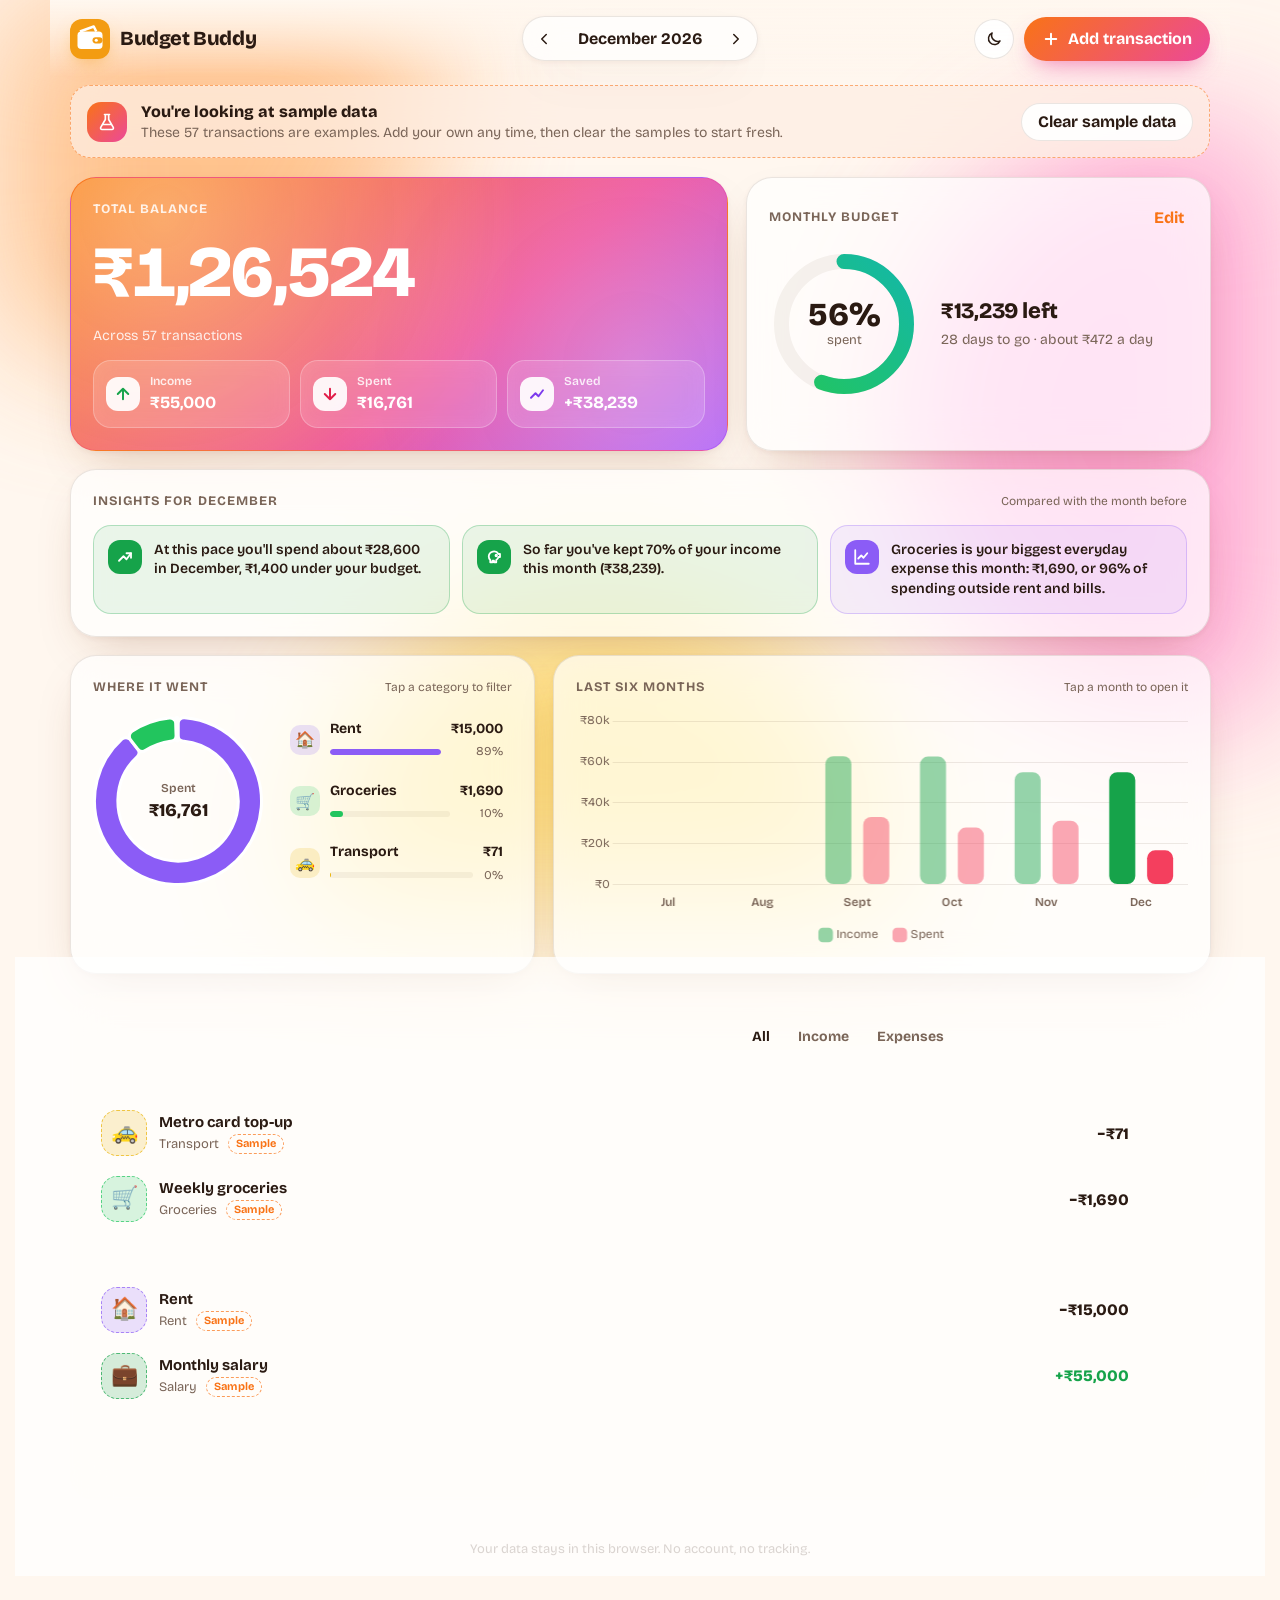
<file: index.html>
<!DOCTYPE html>
<html lang="en">
<head>
  <meta charset="UTF-8" />
  <meta name="viewport" content="width=device-width, initial-scale=1.0, viewport-fit=cover" />
  <title>Budget Buddy · Simple income and expense tracker</title>
  <meta name="description" content="Budget Buddy is a free income and expense tracker that runs in your browser. Log transactions by category, set a monthly budget and see where your money goes, month by month." />
  <meta name="author" content="Harsh Narain" />
  <meta name="theme-color" content="#fff7ef" />
  <meta property="og:type" content="website" />
  <meta property="og:title" content="Budget Buddy" />
  <meta property="og:description" content="A friendly income and expense tracker with monthly budgets, category breakdowns and trends. Runs in your browser." />
  <link rel="icon" type="image/svg+xml" href="favicon.svg" />
  <link rel="preload" href="fonts/bricolage-latin.woff2" as="font" type="font/woff2" crossorigin />
  <link rel="stylesheet" href="style.css" />
  <script type="application/ld+json">
    {
      "@context": "https://schema.org",
      "@type": "WebApplication",
      "name": "Budget Buddy",
      "description": "A friendly income and expense tracker with monthly budgets, category breakdowns and trends. Runs in the browser.",
      "applicationCategory": "FinanceApplication",
      "operatingSystem": "Web",
      "isAccessibleForFree": true,
      "author": { "@type": "Person", "name": "Harsh Narain", "url": "https://github.com/hersh11" }
    }
  </script>
  <script>
    // Apply the saved or system theme before first paint.
    try {
      const saved = localStorage.getItem("budget-buddy.theme");
      document.documentElement.dataset.theme = saved || (matchMedia("(prefers-color-scheme: dark)").matches ? "dark" : "light");
    } catch (error) {
      document.documentElement.dataset.theme = "light";
    }
  </script>
</head>
<body>
  <div class="backdrop" aria-hidden="true">
    <span class="blob blob-1"></span>
    <span class="blob blob-2"></span>
    <span class="blob blob-3"></span>
  </div>

  <header class="topbar">
    <a class="brand" href="./" aria-label="Budget Buddy home">
      <img src="favicon.svg" alt="" width="40" height="40" />
      <span>Budget Buddy</span>
    </a>

    <div class="month-switcher" role="group" aria-label="Month">
      <button type="button" class="icon-btn" id="prevMonth" aria-label="Previous month">
        <svg viewBox="0 0 24 24" aria-hidden="true"><path d="m15 18-6-6 6-6" /></svg>
      </button>
      <button type="button" class="month-label" id="monthLabel" aria-live="polite" title="Back to this month"></button>
      <button type="button" class="icon-btn" id="nextMonth" aria-label="Next month">
        <svg viewBox="0 0 24 24" aria-hidden="true"><path d="m9 18 6-6-6-6" /></svg>
      </button>
    </div>

    <div class="topbar-actions">
      <button type="button" class="icon-btn" id="themeToggle" aria-label="Switch to dark mode">
        <svg class="icon-moon" viewBox="0 0 24 24" aria-hidden="true"><path d="M20 14.5A8 8 0 0 1 9.5 4a8 8 0 1 0 10.5 10.5Z" /></svg>
        <svg class="icon-sun" viewBox="0 0 24 24" aria-hidden="true"><circle cx="12" cy="12" r="4" /><path d="M12 2v2M12 20v2M4.9 4.9l1.4 1.4M17.7 17.7l1.4 1.4M2 12h2M20 12h2M4.9 19.1l1.4-1.4M17.7 6.3l1.4-1.4" /></svg>
      </button>
      <button type="button" class="btn btn-primary add-btn" data-open-sheet aria-label="Add transaction">
        <svg viewBox="0 0 24 24" aria-hidden="true"><path d="M12 5v14M5 12h14" /></svg>
        <span aria-hidden="true">Add transaction</span>
      </button>
    </div>
  </header>

  <main class="bento">
    <h1 class="visually-hidden">Budget Buddy</h1>

    <section class="sample-banner" id="sampleBanner" aria-labelledby="sampleTitle" hidden>
      <span class="sample-icon" aria-hidden="true">
        <svg viewBox="0 0 24 24"><path d="M9 3h6M10 3v6L4.5 18.5A1.7 1.7 0 0 0 6 21h12a1.7 1.7 0 0 0 1.5-2.5L14 9V3" /><path d="M7.5 15h9" /></svg>
      </span>
      <div class="sample-copy">
        <h2 id="sampleTitle">You're looking at sample data</h2>
        <p id="sampleText"></p>
      </div>
      <button type="button" class="btn btn-ghost btn-small" id="clearSamples">Clear sample data</button>
    </section>

    <section class="card balance-card" aria-labelledby="balanceTitle">
      <div class="balance-glow" aria-hidden="true"></div>
      <h2 id="balanceTitle" class="card-label">Total balance</h2>
      <p class="balance">
        <span class="visually-hidden" id="balanceText"></span>
        <span class="odometer" id="balance" aria-hidden="true"></span>
      </p>
      <p class="balance-note" id="balanceNote"></p>
      <div class="month-stats">
        <div class="stat income">
          <span class="stat-icon" aria-hidden="true">
            <svg viewBox="0 0 24 24"><path d="M12 19V5M5 12l7-7 7 7" /></svg>
          </span>
          <div>
            <span class="stat-label">Income</span>
            <strong id="monthIncome">₹0</strong>
          </div>
        </div>
        <div class="stat expense">
          <span class="stat-icon" aria-hidden="true">
            <svg viewBox="0 0 24 24"><path d="M12 5v14M5 12l7 7 7-7" /></svg>
          </span>
          <div>
            <span class="stat-label">Spent</span>
            <strong id="monthExpense">₹0</strong>
          </div>
        </div>
        <div class="stat net">
          <span class="stat-icon" aria-hidden="true">
            <svg viewBox="0 0 24 24"><path d="M4 17l6-6 4 4 6-8" /></svg>
          </span>
          <div>
            <span class="stat-label">Saved</span>
            <strong id="monthNet">₹0</strong>
          </div>
        </div>
      </div>
    </section>

    <section class="card budget-card" aria-labelledby="budgetTitle">
      <div class="card-head">
        <h2 id="budgetTitle" class="card-label">Monthly budget</h2>
        <button type="button" class="text-btn" id="editBudget">Set budget</button>
      </div>
      <div class="budget-body">
        <div class="ring-wrap">
          <svg class="ring" viewBox="0 0 120 120" aria-hidden="true">
            <defs>
              <linearGradient id="ringGradient" x1="0" y1="0" x2="1" y2="1">
                <stop offset="0" class="stop-a" />
                <stop offset="1" class="stop-b" />
              </linearGradient>
            </defs>
            <circle class="ring-track" cx="60" cy="60" r="50" />
            <circle class="ring-fill" id="budgetRing" cx="60" cy="60" r="50" pathLength="100" />
          </svg>
          <div class="ring-center">
            <strong id="budgetPercent">–</strong>
            <span id="budgetPercentLabel">no budget</span>
          </div>
        </div>
        <div class="budget-copy">
          <p class="budget-headline" id="budgetHeadline">Set a monthly budget to track your spending.</p>
          <p class="budget-detail" id="budgetDetail"></p>
          <form class="budget-form" id="budgetForm" hidden>
            <label for="budgetInput">Budget for each month (₹)</label>
            <div class="inline-field">
              <input type="number" id="budgetInput" min="1" step="100" inputmode="numeric" placeholder="20000" />
              <button type="submit" class="btn btn-primary btn-small">Save</button>
            </div>
          </form>
        </div>
      </div>
    </section>

    <section class="card insights-card" aria-labelledby="insightsTitle">
      <div class="card-head">
        <h2 id="insightsTitle" class="card-label">Insights</h2>
        <span class="card-hint">Compared with the month before</span>
      </div>
      <ul class="insight-list" id="insightList" aria-live="polite"></ul>
    </section>

    <section class="card category-card" aria-labelledby="categoryTitle">
      <div class="card-head">
        <h2 id="categoryTitle" class="card-label">Where it went</h2>
        <span class="card-hint">Tap a category to filter</span>
      </div>
      <div class="category-body">
        <div class="donut-wrap">
          <canvas id="categoryChart" role="img" aria-label="Doughnut chart of this month's spending by category"></canvas>
          <div class="donut-center" aria-hidden="true">
            <span>Spent</span>
            <strong id="donutTotal">₹0</strong>
          </div>
        </div>
        <ul class="legend" id="categoryLegend"></ul>
      </div>
    </section>

    <section class="card trend-card" aria-labelledby="trendTitle">
      <div class="card-head">
        <h2 id="trendTitle" class="card-label">Last six months</h2>
        <span class="card-hint">Tap a month to open it</span>
      </div>
      <div class="trend-wrap">
        <canvas id="trendChart" role="img" aria-label="Bar chart of income and spending for each of the last six months"></canvas>
      </div>
    </section>

    <section class="card list-card" aria-labelledby="listTitle">
      <div class="list-head">
        <h2 id="listTitle">Transactions</h2>
        <div class="list-tools">
          <div class="segmented" role="radiogroup" aria-label="Show">
            <span class="segmented-pill" aria-hidden="true"></span>
            <label><input type="radio" name="typeFilter" value="all" checked /><span>All</span></label>
            <label><input type="radio" name="typeFilter" value="income" /><span>Income</span></label>
            <label><input type="radio" name="typeFilter" value="expense" /><span>Expenses</span></label>
          </div>
          <div class="search">
            <svg viewBox="0 0 24 24" aria-hidden="true"><circle cx="11" cy="11" r="7" /><path d="m20 20-3.5-3.5" /></svg>
            <input type="search" id="search" placeholder="Search" aria-label="Search transactions" />
          </div>
        </div>
      </div>
      <div class="active-filter" id="activeFilter"></div>
      <div id="transactionList" class="transaction-list"></div>
      <div class="list-foot">
        <button type="button" class="text-btn" id="exportCsv">Export CSV</button>
        <button type="button" class="text-btn danger" id="clearAll">Clear all data</button>
      </div>
    </section>
  </main>

  <footer class="footer">
    <p>Your data stays in this browser. No account, no tracking.</p>
  </footer>

  <button type="button" class="fab" data-open-sheet aria-label="Add transaction">
    <svg viewBox="0 0 24 24" aria-hidden="true"><path d="M12 5v14M5 12h14" /></svg>
  </button>

  <dialog class="sheet" id="sheet" aria-labelledby="sheetTitle">
    <form id="transactionForm" class="sheet-form" novalidate>
      <div class="sheet-grabber" aria-hidden="true"></div>
      <div class="sheet-head">
        <h2 id="sheetTitle">New transaction</h2>
        <div class="sheet-actions">
          <button type="button" class="text-btn danger" id="deleteFromSheet" hidden>Delete</button>
          <button type="button" class="icon-btn" data-close-sheet aria-label="Close">
            <svg viewBox="0 0 24 24" aria-hidden="true"><path d="M6 6l12 12M18 6 6 18" /></svg>
          </button>
        </div>
      </div>

      <div class="segmented type-toggle" role="radiogroup" aria-label="Type">
        <span class="segmented-pill" aria-hidden="true"></span>
        <label><input type="radio" name="type" value="expense" checked /><span>Expense</span></label>
        <label><input type="radio" name="type" value="income" /><span>Income</span></label>
      </div>

      <label class="amount-field" for="amount">
        <span class="visually-hidden">Amount in rupees</span>
        <span class="currency" aria-hidden="true">₹</span>
        <input type="number" id="amount" name="amount" min="0.01" step="0.01" inputmode="decimal" placeholder="0" autocomplete="off" />
      </label>

      <fieldset class="category-picker">
        <legend>Category</legend>
        <div class="category-grid" id="categoryGrid"></div>
      </fieldset>

      <div class="field-row">
        <label class="field">
          <span>Description</span>
          <input type="text" id="note" name="note" maxlength="60" placeholder="Optional" autocomplete="off" />
        </label>
        <label class="field">
          <span>Date</span>
          <input type="date" id="date" name="date" />
        </label>
      </div>

      <p class="form-error" id="formError" role="alert"></p>
      <button type="submit" class="btn btn-primary btn-block" id="submitBtn">Add expense</button>
    </form>
  </dialog>

  <div class="toast-region" aria-live="polite" id="toasts"></div>

  <script src="chart.umd.min.js"></script>
  <script src="lib.js"></script>
  <script src="script.js"></script>
</body>
</html>
</file>
<file: style.css>
/* Bricolage Grotesque, self-hosted (SIL Open Font License, see fonts/). The
   Latin Extended file holds the rupee sign. */
@font-face {
  font-family: "Bricolage Grotesque";
  font-style: normal;
  font-weight: 200 800;
  font-display: swap;
  src: url("fonts/bricolage-latin.woff2") format("woff2");
  unicode-range: U+0000-00FF, U+0131, U+0152-0153, U+02BB-02BC, U+02C6, U+02DA, U+02DC, U+0304, U+0308, U+0329, U+2000-206F, U+20AC, U+2122, U+2191, U+2193, U+2212, U+2215, U+FEFF, U+FFFD;
}

@font-face {
  font-family: "Bricolage Grotesque";
  font-style: normal;
  font-weight: 200 800;
  font-display: swap;
  src: url("fonts/bricolage-latin-ext.woff2") format("woff2");
  unicode-range: U+0100-02BA, U+02BD-02C5, U+02C7-02CC, U+02CE-02D7, U+02DD-02FF, U+0304, U+0308, U+0329, U+1D00-1DBF, U+1E00-1E9F, U+1EF2-1EFF, U+2020, U+20A0-20AB, U+20AD-20C0, U+2113, U+2C60-2C7F, U+A720-A7FF;
}

:root {
  color-scheme: light;
  --bg: #fff7ef;
  --ink: #2a1a12;
  --muted: #7a6558;
  --line: rgba(84, 52, 30, 0.12);
  --surface: rgba(255, 255, 255, 0.72);
  --surface-solid: #ffffff;
  --surface-strong: rgba(255, 255, 255, 0.92);
  --chip: rgba(84, 52, 30, 0.06);
  --primary: #f97316;
  --primary-2: #ec4899;
  --income: #16a34a;
  --expense: #f43f5e;
  --chart-grid: rgba(84, 52, 30, 0.1);
  --shadow: 0 20px 50px -20px rgba(122, 55, 12, 0.28), 0 2px 6px rgba(122, 55, 12, 0.06);
  --blob-1: #ffb37a;
  --blob-2: #ff8fc4;
  --blob-3: #ffd56b;
  --radius: 26px;
  --font: "Bricolage Grotesque", ui-rounded, system-ui, -apple-system, "Segoe UI", sans-serif;
  --ease-out: cubic-bezier(0.16, 1, 0.3, 1);
  --ease-spring: cubic-bezier(0.34, 1.56, 0.64, 1);
}

:root[data-theme="dark"] {
  color-scheme: dark;
  --bg: #16111c;
  --ink: #fbefe6;
  --muted: #b4a3b0;
  --line: rgba(255, 236, 222, 0.1);
  --surface: rgba(38, 29, 46, 0.62);
  --surface-solid: #241b2c;
  --surface-strong: rgba(38, 29, 46, 0.94);
  --chip: rgba(255, 236, 222, 0.07);
  --income: #4ade80;
  --expense: #fb7185;
  --chart-grid: rgba(255, 236, 222, 0.08);
  --shadow: 0 24px 60px -24px rgba(0, 0, 0, 0.7), 0 2px 6px rgba(0, 0, 0, 0.25);
  --blob-1: #c2410c;
  --blob-2: #9d174d;
  --blob-3: #6d28d9;
}

*,
*::before,
*::after {
  box-sizing: border-box;
}

html {
  -webkit-text-size-adjust: 100%;
}

body {
  min-height: 100vh;
  margin: 0;
  padding-bottom: env(safe-area-inset-bottom);
  background: var(--bg);
  color: var(--ink);
  font-family: var(--font);
  line-height: 1.45;
  -webkit-font-smoothing: antialiased;
}

h1,
h2,
h3,
p {
  margin: 0;
}

button,
input {
  font: inherit;
  color: inherit;
}

button {
  cursor: pointer;
}

:focus-visible {
  outline: 3px solid var(--primary);
  outline-offset: 2px;
}

.visually-hidden {
  position: absolute;
  width: 1px;
  height: 1px;
  margin: -1px;
  overflow: hidden;
  clip-path: inset(50%);
  white-space: nowrap;
}

svg {
  fill: none;
  stroke: currentColor;
  stroke-width: 2;
  stroke-linecap: round;
  stroke-linejoin: round;
}

/* ---------- Animated background ---------- */

.backdrop {
  position: fixed;
  inset: 0;
  z-index: -1;
  overflow: hidden;
  filter: blur(70px) saturate(1.2);
  opacity: 0.75;
}

:root[data-theme="dark"] .backdrop {
  opacity: 0.5;
}

.blob {
  position: absolute;
  width: 46vmax;
  height: 46vmax;
  border-radius: 50%;
}

.blob-1 {
  top: -18vmax;
  left: -12vmax;
  background: var(--blob-1);
  animation: float-1 22s ease-in-out infinite alternate;
}

.blob-2 {
  top: 10vmax;
  right: -16vmax;
  background: var(--blob-2);
  animation: float-2 26s ease-in-out infinite alternate;
}

.blob-3 {
  bottom: -22vmax;
  left: 24vw;
  background: var(--blob-3);
  animation: float-3 30s ease-in-out infinite alternate;
}

/* ---------- Top bar ---------- */

.topbar {
  position: sticky;
  top: 0;
  z-index: 10;
  display: grid;
  grid-template-columns: 1fr auto 1fr;
  align-items: center;
  gap: 12px;
  max-width: 1180px;
  margin: 0 auto;
  padding: 16px 20px;
}

.topbar::before {
  content: "";
  position: absolute;
  inset: 0;
  z-index: -1;
  background: linear-gradient(var(--bg), color-mix(in srgb, var(--bg) 0%, transparent));
}

.brand {
  white-space: nowrap;
  display: inline-flex;
  align-items: center;
  gap: 10px;
  justify-self: start;
  color: inherit;
  font-size: 20px;
  font-weight: 800;
  letter-spacing: -0.02em;
  text-decoration: none;
}

.brand img {
  border-radius: 12px;
  box-shadow: 0 8px 20px -8px rgba(243, 156, 18, 0.7);
  transition: transform 500ms var(--ease-spring);
}

.brand:hover img {
  transform: rotate(-8deg) scale(1.06);
}

.month-switcher {
  display: inline-flex;
  align-items: center;
  gap: 4px;
  padding: 4px;
  border: 1px solid var(--line);
  border-radius: 999px;
  background: var(--surface);
  box-shadow: var(--shadow);
  backdrop-filter: blur(16px);
}

.month-label {
  min-width: 150px;
  padding: 6px 10px;
  border: 0;
  border-radius: 999px;
  background: none;
  font-weight: 700;
  text-align: center;
}

.month-label:not(.is-current):hover {
  background: var(--chip);
}

.topbar-actions {
  display: flex;
  align-items: center;
  justify-content: flex-end;
  gap: 10px;
}

.icon-btn {
  display: inline-grid;
  place-items: center;
  width: 40px;
  height: 40px;
  padding: 0;
  border: 1px solid var(--line);
  border-radius: 50%;
  background: var(--surface-strong);
  transition: transform 250ms var(--ease-spring), background 200ms ease;
}

.month-switcher .icon-btn {
  width: 34px;
  height: 34px;
  border: 0;
  background: transparent;
}

.icon-btn:hover {
  transform: scale(1.08);
  background: var(--chip);
}

.icon-btn svg {
  width: 18px;
  height: 18px;
}

#themeToggle .icon-sun,
:root[data-theme="dark"] #themeToggle .icon-moon {
  display: none;
}

:root[data-theme="dark"] #themeToggle .icon-sun {
  display: block;
  animation: spin-in 600ms var(--ease-spring);
}

:root:not([data-theme="dark"]) #themeToggle .icon-moon {
  animation: spin-in 600ms var(--ease-spring);
}

/* ---------- Buttons ---------- */

.btn {
  display: inline-flex;
  align-items: center;
  justify-content: center;
  gap: 8px;
  min-height: 44px;
  padding: 0 18px;
  border: 0;
  border-radius: 999px;
  font-weight: 700;
  white-space: nowrap;
  transition: transform 250ms var(--ease-spring), box-shadow 250ms ease, filter 200ms ease;
}

.btn svg {
  width: 18px;
  height: 18px;
  stroke-width: 2.6;
}

.btn-primary {
  background: linear-gradient(135deg, var(--primary), var(--primary-2));
  color: #fff;
  box-shadow: 0 10px 24px -10px rgba(236, 72, 153, 0.8);
}

.btn-primary:hover {
  transform: translateY(-2px);
  box-shadow: 0 16px 32px -12px rgba(236, 72, 153, 0.85);
}

.btn-primary:active {
  transform: scale(0.97);
}

.btn-ghost {
  border: 1px solid var(--line);
  background: var(--surface-strong);
}

.btn-ghost:hover {
  transform: translateY(-2px);
}

.btn-small {
  min-height: 38px;
  padding: 0 16px;
}

.btn-block {
  width: 100%;
  min-height: 52px;
  font-size: 17px;
}

/* Keep the submit button in reach when the sheet scrolls. */
.sheet-form .btn-block {
  position: sticky;
  bottom: 0;
  z-index: 1;
  /* Fades out whatever scrolls underneath. */
  box-shadow:
    0 -18px 18px 6px var(--surface-solid),
    0 10px 24px -10px rgba(236, 72, 153, 0.8);
}

.text-btn {
  padding: 6px 4px;
  border: 0;
  background: none;
  color: var(--primary);
  font-weight: 700;
}

.text-btn:hover {
  text-decoration: underline;
  text-underline-offset: 3px;
}

.text-btn.danger {
  color: var(--expense);
}

/* ---------- Bento grid ---------- */

.bento {
  display: grid;
  grid-template-columns: repeat(12, minmax(0, 1fr));
  gap: 18px;
  max-width: 1180px;
  margin: 0 auto;
  padding: 8px 20px 40px;
}

.card {
  position: relative;
  min-width: 0;
  padding: 22px;
  border: 1px solid var(--line);
  border-radius: var(--radius);
  background: var(--surface);
  box-shadow: var(--shadow);
  backdrop-filter: blur(18px) saturate(1.3);
  animation: card-in 800ms var(--ease-out) both;
}

.balance-card {
  grid-column: span 7;
  animation-delay: 60ms;
}

.budget-card {
  grid-column: span 5;
  animation-delay: 140ms;
}

.insights-card {
  grid-column: span 12;
  animation-delay: 220ms;
}

.category-card {
  grid-column: span 5;
  animation-delay: 300ms;
}

.trend-card {
  grid-column: span 7;
  animation-delay: 380ms;
}

.list-card {
  grid-column: span 12;
  animation-delay: 460ms;
}

.card-head {
  display: flex;
  align-items: center;
  justify-content: space-between;
  gap: 12px;
  margin-bottom: 14px;
}

.card-label {
  color: var(--muted);
  font-size: 13px;
  font-weight: 700;
  text-transform: uppercase;
  letter-spacing: 0.08em;
}

.card-hint {
  color: var(--muted);
  font-size: 12px;
}

/* ---------- Sample data banner ---------- */

.sample-banner {
  grid-column: span 12;
  display: flex;
  align-items: center;
  gap: 14px;
  padding: 14px 16px;
  border: 1.5px dashed color-mix(in srgb, var(--primary) 55%, transparent);
  border-radius: 20px;
  background: color-mix(in srgb, var(--primary) 9%, var(--surface));
  backdrop-filter: blur(18px);
  animation: card-in 800ms var(--ease-out) both;
}

.sample-banner[hidden] {
  display: none;
}

.sample-icon {
  display: grid;
  place-items: center;
  flex: none;
  width: 40px;
  height: 40px;
  border-radius: 14px;
  background: linear-gradient(135deg, var(--primary), var(--primary-2));
  color: #fff;
}

.sample-icon svg {
  width: 20px;
  height: 20px;
}

.sample-copy {
  flex: 1;
  min-width: 0;
}

.sample-copy h2 {
  font-size: 16px;
  font-weight: 800;
}

.sample-copy p {
  color: var(--muted);
  font-size: 14px;
}

.sample-banner .btn {
  flex: none;
}

/* ---------- Balance ---------- */

.balance-card {
  overflow: hidden;
  isolation: isolate;
  display: grid;
  align-content: space-between;
  gap: 14px;
  min-height: 260px;
  background:
    linear-gradient(140deg, rgba(249, 115, 22, 0.95), rgba(236, 72, 153, 0.95) 60%, rgba(168, 85, 247, 0.95));
  color: #fff;
  border-color: transparent;
}

.balance-card .card-label {
  color: rgba(255, 255, 255, 0.85);
}

.balance-glow {
  position: absolute;
  inset: -40%;
  z-index: -1;
  background:
    radial-gradient(circle at 30% 30%, rgba(255, 220, 150, 0.55), transparent 40%),
    radial-gradient(circle at 70% 60%, rgba(255, 255, 255, 0.25), transparent 35%);
  animation: glow-spin 18s linear infinite;
}

.balance {
  font-size: clamp(42px, 7vw, 72px);
  font-weight: 800;
  line-height: 1;
  letter-spacing: -0.03em;
}

.odometer {
  display: inline-flex;
  align-items: flex-start;
  font-variant-numeric: tabular-nums;
}

.odo-digit {
  display: inline-block;
  height: 1.1em;
  overflow: hidden;
}

.odo-strip {
  --d: 0;
  display: flex;
  flex-direction: column;
  transform: translateY(calc(var(--d) * -1.1em));
  transition: transform 1100ms cubic-bezier(0.2, 0.9, 0.2, 1);
  transition-delay: calc(var(--k, 0) * 45ms);
}

.odo-strip span,
.odo-symbol {
  display: block;
  height: 1.1em;
  line-height: 1.1em;
}

.balance-note {
  color: rgba(255, 255, 255, 0.85);
  font-size: 14px;
}

.inline-link {
  padding: 0;
  border: 0;
  background: none;
  color: #fff;
  font-weight: 700;
  text-decoration: underline;
  text-decoration-thickness: 2px;
  text-underline-offset: 3px;
}

.month-stats {
  display: grid;
  grid-template-columns: repeat(3, minmax(0, 1fr));
  gap: 10px;
}

.stat {
  display: flex;
  align-items: center;
  gap: 10px;
  min-width: 0;
  padding: 12px;
  border: 1px solid rgba(255, 255, 255, 0.25);
  border-radius: 18px;
  background: rgba(255, 255, 255, 0.16);
  backdrop-filter: blur(10px);
  transition: transform 300ms var(--ease-spring), background 200ms ease;
}

.stat:hover {
  transform: translateY(-3px);
  background: rgba(255, 255, 255, 0.24);
}

.stat > div {
  min-width: 0;
}

.stat-icon {
  display: grid;
  place-items: center;
  flex: none;
  width: 34px;
  height: 34px;
  border-radius: 12px;
  background: rgba(255, 255, 255, 0.92);
}

.stat-icon svg {
  width: 18px;
  height: 18px;
  stroke-width: 2.6;
}

.stat.income .stat-icon {
  color: #16a34a;
}

.stat.expense .stat-icon {
  color: #e11d48;
}

.stat.net .stat-icon {
  color: #7c3aed;
}

.stat-label {
  display: block;
  color: rgba(255, 255, 255, 0.85);
  font-size: 12px;
  font-weight: 600;
}

.stat strong {
  display: block;
  overflow: hidden;
  font-size: 17px;
  text-overflow: ellipsis;
  white-space: nowrap;
}

/* ---------- Budget ring ---------- */

.budget-card {
  --ring-a: #22c55e;
  --ring-b: #14b8a6;
}

.budget-card[data-level="warn"] {
  --ring-a: #f59e0b;
  --ring-b: #f97316;
}

.budget-card[data-level="over"] {
  --ring-a: #f43f5e;
  --ring-b: #db2777;
}

.budget-body {
  display: flex;
  align-items: center;
  gap: 22px;
}

.ring-wrap {
  position: relative;
  flex: none;
  width: 150px;
  height: 150px;
}

.ring {
  width: 100%;
  height: 100%;
  transform: rotate(-90deg);
}

.ring circle {
  fill: none;
  stroke-width: 12;
}

.ring-track {
  stroke: var(--chip);
}

.ring-fill {
  --value: 0;
  stroke: url(#ringGradient);
  stroke-linecap: round;
  stroke-dasharray: 100;
  stroke-dashoffset: calc(100 - var(--value));
  transition: stroke-dashoffset 1200ms var(--ease-out) 250ms;
}

.stop-a {
  stop-color: var(--ring-a);
}

.stop-b {
  stop-color: var(--ring-b);
}

.budget-card[data-level="none"] .ring-fill {
  stroke: transparent;
}

.budget-card[data-level="over"] .ring-wrap {
  animation: wobble 900ms var(--ease-out) 700ms;
}

.ring-center {
  position: absolute;
  inset: 0;
  display: grid;
  place-content: center;
  text-align: center;
}

.ring-center strong {
  font-size: 32px;
  font-weight: 800;
  line-height: 1;
}

.ring-center span {
  color: var(--muted);
  font-size: 13px;
}

.budget-copy {
  display: grid;
  gap: 6px;
  min-width: 0;
}

.budget-headline {
  font-size: 22px;
  font-weight: 800;
  line-height: 1.2;
  letter-spacing: -0.02em;
}

.budget-card[data-level="none"] .budget-headline {
  font-size: 17px;
  font-weight: 700;
}

.budget-card[data-level="over"] .budget-headline {
  color: var(--expense);
}

.budget-detail {
  color: var(--muted);
  font-size: 14px;
}

.budget-form {
  display: grid;
  gap: 6px;
  margin-top: 8px;
  animation: pop-in 300ms var(--ease-spring);
}

.budget-form[hidden] {
  display: none;
}

.budget-form label {
  color: var(--muted);
  font-size: 13px;
  font-weight: 600;
}

.inline-field {
  display: flex;
  gap: 8px;
}

.inline-field input {
  flex: 1;
  min-width: 0;
  min-height: 38px;
  padding: 0 12px;
  border: 1px solid var(--line);
  border-radius: 12px;
  background: var(--surface-solid);
}

/* ---------- Insights ---------- */

.insight-list {
  display: grid;
  grid-template-columns: repeat(auto-fit, minmax(min(100%, 260px), 1fr));
  gap: 12px;
  margin: 0;
  padding: 0;
  list-style: none;
}

.insight {
  --tone: #8b5cf6;
  display: flex;
  align-items: flex-start;
  gap: 12px;
  padding: 14px;
  border: 1px solid color-mix(in srgb, var(--tone) 28%, transparent);
  border-radius: 18px;
  background: color-mix(in srgb, var(--tone) 9%, transparent);
  animation: slide-in 500ms var(--ease-out) both;
  animation-delay: calc(var(--i) * 70ms);
  transition: transform 300ms var(--ease-spring);
}

.insight:hover {
  transform: translateY(-3px);
}

.insight.warn {
  --tone: #f97316;
}

.insight.good {
  --tone: #16a34a;
}

:root[data-theme="dark"] .insight.good {
  --tone: #4ade80;
}

.insight-icon {
  display: grid;
  place-items: center;
  flex: none;
  width: 34px;
  height: 34px;
  border-radius: 12px;
  background: var(--tone);
  color: #fff;
}

:root[data-theme="dark"] .insight.good .insight-icon {
  color: #052e16;
}

.insight-icon svg {
  width: 18px;
  height: 18px;
  stroke-width: 2.4;
}

.insight p {
  font-size: 14px;
  font-weight: 600;
  line-height: 1.4;
}

.insight-empty {
  color: var(--muted);
  font-size: 14px;
}

/* ---------- Categories ---------- */

.category-body {
  display: grid;
  grid-template-columns: 170px minmax(0, 1fr);
  align-items: center;
  gap: 18px;
}

.donut-wrap {
  position: relative;
  height: 170px;
}

.donut-center {
  position: absolute;
  inset: 0;
  display: grid;
  place-content: center;
  text-align: center;
  pointer-events: none;
}

.donut-center span {
  color: var(--muted);
  font-size: 12px;
  font-weight: 600;
}

.donut-center strong {
  font-size: 18px;
  font-weight: 800;
}

.legend {
  display: grid;
  gap: 4px;
  max-height: 230px;
  margin: 0;
  padding: 0;
  overflow-y: auto;
  list-style: none;
}

.legend li {
  animation: slide-in 500ms var(--ease-out) both;
  animation-delay: calc(var(--i) * 50ms);
}

.legend-item {
  display: grid;
  grid-template-columns: 30px minmax(0, 1fr) auto;
  grid-template-areas:
    "emoji name amount"
    "emoji bar share";
  column-gap: 10px;
  row-gap: 4px;
  align-items: center;
  width: 100%;
  padding: 7px 8px;
  border: 1px solid transparent;
  border-radius: 14px;
  background: none;
  text-align: left;
  transition: background 200ms ease, border-color 200ms ease;
}

.legend-item:hover {
  background: var(--chip);
}

.legend-item[aria-pressed="true"] {
  border-color: var(--primary);
  background: color-mix(in srgb, var(--primary) 10%, transparent);
}

.legend-emoji {
  grid-area: emoji;
  display: grid;
  place-items: center;
  width: 30px;
  height: 30px;
  border-radius: 10px;
  background: color-mix(in srgb, var(--c) 18%, transparent);
  font-size: 16px;
}

.legend-name {
  grid-area: name;
  overflow: hidden;
  font-size: 14px;
  font-weight: 700;
  text-overflow: ellipsis;
  white-space: nowrap;
}

.legend-amount {
  grid-area: amount;
  font-size: 14px;
  font-weight: 700;
}

.legend-bar {
  grid-area: bar;
  height: 6px;
  overflow: hidden;
  border-radius: 99px;
  background: var(--chip);
}

.legend-bar i {
  display: block;
  width: var(--w);
  height: 100%;
  border-radius: inherit;
  background: var(--c);
  transform-origin: left;
  animation: grow-x 900ms var(--ease-out) both;
}

.legend-share {
  grid-area: share;
  color: var(--muted);
  font-size: 12px;
  text-align: right;
}

.legend-empty {
  color: var(--muted);
  font-size: 14px;
}

/* ---------- Trend ---------- */

.trend-wrap {
  position: relative;
  height: 240px;
}

/* ---------- Transactions ---------- */

.list-head {
  display: flex;
  flex-wrap: wrap;
  align-items: center;
  justify-content: space-between;
  gap: 14px;
  margin-bottom: 14px;
}

.list-head h2 {
  font-size: 24px;
  font-weight: 800;
  letter-spacing: -0.02em;
}

.list-tools {
  display: flex;
  flex-wrap: wrap;
  align-items: center;
  gap: 10px;
}

.segmented {
  position: relative;
  display: inline-flex;
  padding: 4px;
  border: 1px solid var(--line);
  border-radius: 999px;
  background: var(--chip);
}

.segmented label {
  position: relative;
  z-index: 1;
  cursor: pointer;
}

.segmented input {
  position: absolute;
  opacity: 0;
  pointer-events: none;
}

.segmented span {
  display: block;
  padding: 7px 14px;
  border-radius: 999px;
  color: var(--muted);
  font-size: 14px;
  font-weight: 700;
  transition: color 250ms ease;
}

.segmented input:checked + span {
  color: var(--ink);
}

.segmented input:focus-visible + span {
  outline: 3px solid var(--primary);
  outline-offset: 1px;
}

.segmented-pill {
  position: absolute;
  top: 4px;
  left: 0;
  height: calc(100% - 8px);
  border-radius: 999px;
  background: var(--surface-solid);
  box-shadow: 0 4px 12px -4px rgba(0, 0, 0, 0.25);
  transition: transform 450ms var(--ease-out), width 450ms var(--ease-out);
}

.search {
  display: flex;
  align-items: center;
  gap: 8px;
  min-height: 42px;
  padding: 0 14px;
  border: 1px solid var(--line);
  border-radius: 999px;
  background: var(--surface-solid);
}

.search:focus-within {
  border-color: var(--primary);
  box-shadow: 0 0 0 3px color-mix(in srgb, var(--primary) 20%, transparent);
}

.search svg {
  width: 16px;
  height: 16px;
  color: var(--muted);
}

.search input {
  width: 160px;
  min-height: 40px;
  border: 0;
  outline: none;
  background: transparent;
}

.active-filter:empty {
  display: none;
}

.active-filter {
  margin-bottom: 12px;
}

.chip {
  display: inline-flex;
  align-items: center;
  gap: 8px;
  padding: 6px 8px 6px 12px;
  border: 1px solid var(--primary);
  border-radius: 999px;
  background: color-mix(in srgb, var(--primary) 10%, transparent);
  font-size: 14px;
  font-weight: 700;
  animation: pop-in 350ms var(--ease-spring);
}

.chip span {
  display: grid;
  place-items: center;
  width: 20px;
  height: 20px;
  border-radius: 50%;
  background: color-mix(in srgb, var(--primary) 20%, transparent);
}

.transaction-list {
  display: grid;
  gap: 18px;
}

.day-head {
  display: flex;
  justify-content: space-between;
  gap: 12px;
  margin: 0 6px 8px;
  color: var(--muted);
  font-size: 13px;
  font-weight: 700;
}

.day-list {
  margin: 0;
  padding: 0;
  list-style: none;
}

.tx {
  display: grid;
  grid-template-columns: minmax(0, 1fr) 36px;
  align-items: center;
  gap: 6px;
  padding-right: 8px;
  border-radius: 18px;
  transition: background 200ms ease;
  animation: slide-in 500ms var(--ease-out) both;
  animation-delay: calc(var(--i) * 35ms);
}

.tx-open {
  display: grid;
  grid-template-columns: 46px minmax(0, 1fr) auto;
  align-items: center;
  gap: 12px;
  min-width: 0;
  padding: 10px 8px;
  border: 0;
  border-radius: 18px;
  background: none;
  text-align: left;
}

.tx:hover {
  background: var(--chip);
}

.tx.is-new {
  animation: tx-new 1400ms var(--ease-out) both;
}

.tx.is-leaving {
  overflow: hidden;
  animation: tx-leave 420ms ease-in forwards;
}

.tx-icon {
  display: grid;
  place-items: center;
  width: 46px;
  height: 46px;
  border-radius: 16px;
  background: color-mix(in srgb, var(--c) 18%, transparent);
  font-size: 22px;
  transition: transform 300ms var(--ease-spring);
}

.tx:hover .tx-icon {
  transform: rotate(-8deg) scale(1.08);
}

.tx-main {
  display: grid;
  min-width: 0;
}

.tx-main strong {
  overflow: hidden;
  font-size: 15px;
  text-overflow: ellipsis;
  white-space: nowrap;
}

.tx-main > span {
  color: var(--muted);
  font-size: 13px;
}

/* Sample entries: a dashed icon and a tag, so they never pass for real ones. */
.tx.is-sample .tx-icon {
  outline: 1.5px dashed color-mix(in srgb, var(--c) 70%, transparent);
  outline-offset: -1.5px;
}

.sample-tag {
  display: inline-block;
  margin-left: 6px;
  padding: 0 7px;
  border: 1px dashed color-mix(in srgb, var(--primary) 70%, transparent);
  border-radius: 999px;
  color: var(--primary);
  font-size: 11px;
  font-weight: 700;
  line-height: 18px;
  letter-spacing: 0.02em;
  vertical-align: 1px;
}

.tx-amount {
  font-size: 16px;
  font-weight: 800;
  white-space: nowrap;
}

.tx-amount.income {
  color: var(--income);
}

.tx-delete {
  display: grid;
  place-items: center;
  width: 36px;
  height: 36px;
  padding: 0;
  border: 0;
  border-radius: 12px;
  background: none;
  color: var(--muted);
  opacity: 0;
  transition: opacity 200ms ease, background 200ms ease, color 200ms ease;
}

.tx:hover .tx-delete,
.tx:focus-within .tx-delete {
  opacity: 1;
}

.tx-delete:hover {
  background: color-mix(in srgb, var(--expense) 15%, transparent);
  color: var(--expense);
}

.tx-delete svg {
  width: 18px;
  height: 18px;
}

@media (hover: none) {
  .tx-delete {
    opacity: 1;
  }
}

.list-foot {
  display: flex;
  justify-content: space-between;
  gap: 12px;
  margin-top: 18px;
  padding-top: 14px;
  border-top: 1px solid var(--line);
}

.empty {
  display: grid;
  justify-items: center;
  gap: 10px;
  padding: 24px 12px 12px;
  text-align: center;
  animation: pop-in 500ms var(--ease-out);
}

.empty.compact {
  padding: 28px 12px;
}

.empty h3 {
  font-size: 22px;
  font-weight: 800;
}

.empty p {
  max-width: 380px;
  color: var(--muted);
}

.empty-actions {
  display: flex;
  flex-wrap: wrap;
  justify-content: center;
  gap: 10px;
  margin-top: 6px;
}

.empty-art {
  width: 170px;
  height: auto;
  stroke: none;
}

.empty-shadow {
  fill: var(--chip);
}

.empty-wallet {
  fill: #fb923c;
}

.empty-flap {
  fill: #f97316;
}

.empty-clasp {
  fill: #fdba74;
}

.empty-dot {
  fill: #fff;
}

.empty-coin {
  fill: #facc15;
  animation: coin-bob 2.4s ease-in-out infinite;
}

.empty-rupee {
  fill: #a16207;
  font-size: 12px;
  font-weight: 800;
  text-anchor: middle;
  animation: coin-bob 2.4s ease-in-out infinite;
}

/* ---------- Footer, FAB, toasts ---------- */

.footer {
  padding: 0 20px 100px;
  color: var(--muted);
  font-size: 13px;
  text-align: center;
}

.fab {
  position: fixed;
  right: 20px;
  bottom: calc(20px + env(safe-area-inset-bottom));
  z-index: 20;
  display: none;
  place-items: center;
  width: 60px;
  height: 60px;
  border: 0;
  border-radius: 22px;
  background: linear-gradient(135deg, var(--primary), var(--primary-2));
  color: #fff;
  box-shadow: 0 14px 30px -10px rgba(236, 72, 153, 0.9);
  transition: transform 300ms var(--ease-spring);
}

.fab svg {
  width: 26px;
  height: 26px;
  stroke-width: 2.6;
}

.fab:active {
  transform: scale(0.92) rotate(90deg);
}

.toast-region {
  position: fixed;
  left: 50%;
  bottom: calc(24px + env(safe-area-inset-bottom));
  z-index: 60;
  display: grid;
  gap: 8px;
  width: min(420px, calc(100vw - 32px));
  transform: translateX(-50%);
  pointer-events: none;
}

.toast {
  display: flex;
  align-items: center;
  justify-content: space-between;
  gap: 12px;
  padding: 12px 14px 12px 18px;
  border-radius: 18px;
  background: var(--ink);
  color: var(--bg);
  box-shadow: 0 18px 40px -12px rgba(0, 0, 0, 0.45);
  font-size: 14px;
  font-weight: 600;
  pointer-events: auto;
  animation: toast-in 450ms var(--ease-spring);
}

.toast.is-leaving {
  animation: toast-out 250ms ease-in forwards;
}

.toast button {
  padding: 6px 12px;
  border: 0;
  border-radius: 999px;
  background: color-mix(in srgb, var(--bg) 18%, transparent);
  color: var(--bg);
  font-weight: 800;
}

.particle {
  position: fixed;
  z-index: 70;
  width: 10px;
  height: 10px;
  border-radius: 3px;
  pointer-events: none;
}

/* ---------- Sheet ---------- */

.sheet {
  width: min(480px, calc(100vw - 24px));
  max-height: min(92vh, 760px);
  padding: 0;
  overflow: visible;
  border: 1px solid var(--line);
  border-radius: 30px;
  background: var(--surface-solid);
  color: var(--ink);
  box-shadow: 0 40px 100px -20px rgba(0, 0, 0, 0.45);
}

.sheet[open] {
  animation: sheet-in 480ms var(--ease-spring);
}

.sheet.is-closing {
  animation: sheet-out 240ms ease-in forwards;
}

.sheet::backdrop {
  background: rgba(30, 14, 20, 0.45);
  backdrop-filter: blur(6px);
  animation: fade-in 300ms ease;
}

.sheet.is-closing::backdrop {
  animation: fade-out 240ms ease forwards;
}

.sheet-form {
  display: grid;
  gap: 16px;
  max-height: min(92vh, 760px);
  padding: 18px 22px 22px;
  overflow-y: auto;
}

.sheet-grabber {
  display: none;
  justify-self: center;
  width: 44px;
  height: 5px;
  border-radius: 99px;
  background: var(--line);
}

.sheet-head {
  display: flex;
  align-items: center;
  justify-content: space-between;
}

.sheet-head h2 {
  font-size: 22px;
  font-weight: 800;
  letter-spacing: -0.02em;
}

.sheet-actions {
  display: flex;
  align-items: center;
  gap: 8px;
}

.sheet-actions .text-btn {
  padding: 8px 12px;
  border-radius: 999px;
}

.sheet-actions .text-btn:hover {
  background: color-mix(in srgb, var(--expense) 12%, transparent);
  text-decoration: none;
}

.type-toggle {
  display: grid;
  grid-template-columns: 1fr 1fr;
}

.type-toggle span {
  text-align: center;
  font-size: 15px;
}

.sheet[data-type="expense"] .type-toggle .segmented-pill {
  background: linear-gradient(135deg, #fb7185, #f43f5e);
}

.sheet[data-type="income"] .type-toggle .segmented-pill {
  background: linear-gradient(135deg, #4ade80, #16a34a);
}

.type-toggle input:checked + span {
  color: #fff;
}

.amount-field {
  display: flex;
  align-items: center;
  justify-content: center;
  gap: 6px;
  padding: 10px 0 4px;
  cursor: text;
}

.currency {
  color: var(--muted);
  font-size: 34px;
  font-weight: 700;
}

.amount-field input {
  width: 100%;
  max-width: 280px;
  border: 0;
  outline: none;
  background: transparent;
  font-size: 54px;
  font-weight: 800;
  letter-spacing: -0.03em;
  text-align: center;
  -moz-appearance: textfield;
}

.amount-field input::-webkit-outer-spin-button,
.amount-field input::-webkit-inner-spin-button {
  -webkit-appearance: none;
  margin: 0;
}

.amount-field:focus-within {
  border-radius: 20px;
  box-shadow: inset 0 -3px 0 var(--primary);
}

.category-picker {
  min-width: 0;
  margin: 0;
  padding: 0;
  border: 0;
}

.category-picker legend {
  margin-bottom: 10px;
  color: var(--muted);
  font-size: 13px;
  font-weight: 700;
  text-transform: uppercase;
  letter-spacing: 0.08em;
}

.category-grid {
  display: grid;
  grid-template-columns: repeat(auto-fill, minmax(86px, 1fr));
  gap: 8px;
}

.category-option {
  position: relative;
  display: grid;
  justify-items: center;
  gap: 4px;
  padding: 10px 6px;
  border: 1.5px solid var(--line);
  border-radius: 18px;
  cursor: pointer;
  text-align: center;
  animation: pop-in 420ms var(--ease-spring) both;
  animation-delay: calc(var(--i) * 25ms);
  transition: border-color 200ms ease, background 200ms ease, transform 250ms var(--ease-spring);
}

.category-option:hover {
  transform: translateY(-2px);
}

.category-option input {
  position: absolute;
  opacity: 0;
  pointer-events: none;
}

.category-option:has(input:checked) {
  border-color: var(--c);
  background: color-mix(in srgb, var(--c) 14%, transparent);
}

.category-option:has(input:focus-visible) {
  outline: 3px solid var(--primary);
  outline-offset: 2px;
}

.category-emoji {
  font-size: 24px;
  transition: transform 300ms var(--ease-spring);
}

.category-option:has(input:checked) .category-emoji {
  transform: scale(1.2);
}

.category-name {
  max-width: 100%;
  font-size: 12px;
  font-weight: 700;
  line-height: 1.2;
  overflow-wrap: anywhere;
  hyphens: auto;
}

.field-row {
  display: grid;
  grid-template-columns: minmax(0, 1.4fr) minmax(0, 1fr);
  gap: 10px;
}

.field {
  display: grid;
  gap: 6px;
}

.field span {
  color: var(--muted);
  font-size: 13px;
  font-weight: 700;
}

.field input {
  min-height: 46px;
  min-width: 0;
  padding: 0 14px;
  border: 1px solid var(--line);
  border-radius: 14px;
  background: var(--bg);
}

.field input:focus-visible {
  outline: none;
  border-color: var(--primary);
  box-shadow: 0 0 0 3px color-mix(in srgb, var(--primary) 20%, transparent);
}

.form-error {
  color: var(--expense);
  font-size: 14px;
  font-weight: 600;
}

.form-error:empty {
  display: none;
}

/* ---------- Theme switch ---------- */

.theme-transition * {
  transition: none !important;
}

.theme-transition::view-transition-old(root),
.theme-transition::view-transition-new(root) {
  animation: none;
  mix-blend-mode: normal;
}

.theme-transition::view-transition-new(root) {
  animation: theme-reveal 700ms cubic-bezier(0.65, 0, 0.35, 1);
}

/* ---------- Keyframes ---------- */

@keyframes card-in {
  from {
    opacity: 0;
    transform: translateY(24px) scale(0.98);
  }
}

@keyframes float-1 {
  to {
    transform: translate(18vw, 12vh) scale(1.15);
  }
}

@keyframes float-2 {
  to {
    transform: translate(-14vw, 18vh) scale(0.9);
  }
}

@keyframes float-3 {
  to {
    transform: translate(10vw, -16vh) scale(1.1);
  }
}

@keyframes glow-spin {
  to {
    transform: rotate(360deg);
  }
}

@keyframes spin-in {
  from {
    opacity: 0;
    transform: rotate(-90deg) scale(0.5);
  }
}

@keyframes pop-in {
  from {
    opacity: 0;
    transform: scale(0.94);
  }
}

@keyframes slide-in {
  from {
    opacity: 0;
    transform: translateY(10px);
  }
}

@keyframes grow-x {
  from {
    transform: scaleX(0);
  }
}

@keyframes tx-new {
  0% {
    opacity: 0;
    transform: translateY(-14px) scale(0.96);
    background: color-mix(in srgb, var(--primary) 22%, transparent);
  }
  40% {
    opacity: 1;
    transform: none;
    background: color-mix(in srgb, var(--primary) 22%, transparent);
  }
  100% {
    background: transparent;
  }
}

@keyframes tx-leave {
  to {
    height: 0;
    padding-top: 0;
    padding-bottom: 0;
    opacity: 0;
    transform: translateX(40px);
  }
}

@keyframes wobble {
  20% {
    transform: rotate(-6deg);
  }
  40% {
    transform: rotate(5deg);
  }
  60% {
    transform: rotate(-3deg);
  }
  80% {
    transform: rotate(2deg);
  }
}

@keyframes coin-bob {
  50% {
    transform: translateY(-6px);
  }
}

@keyframes toast-in {
  from {
    opacity: 0;
    transform: translateY(16px) scale(0.95);
  }
}

@keyframes toast-out {
  to {
    opacity: 0;
    transform: translateY(10px) scale(0.97);
  }
}

@keyframes sheet-in {
  from {
    opacity: 0;
    transform: translateY(30px) scale(0.96);
  }
}

@keyframes sheet-out {
  to {
    opacity: 0;
    transform: translateY(20px) scale(0.97);
  }
}

@keyframes fade-in {
  from {
    opacity: 0;
  }
}

@keyframes fade-out {
  to {
    opacity: 0;
  }
}

@keyframes theme-reveal {
  from {
    clip-path: circle(0 at var(--vt-x, 50%) var(--vt-y, 50%));
  }
  to {
    clip-path: circle(var(--vt-r, 150%) at var(--vt-x, 50%) var(--vt-y, 50%));
  }
}

@keyframes sheet-up {
  from {
    transform: translateY(100%);
  }
}

@keyframes sheet-down {
  to {
    transform: translateY(100%);
  }
}

/* ---------- Responsive ---------- */

@media (max-width: 860px) {
  .add-btn {
    width: 44px;
    padding: 0;
  }

  .add-btn span {
    display: none;
  }
}

@media (max-width: 960px) {
  .balance-card,
  .budget-card,
  .category-card,
  .trend-card {
    grid-column: span 12;
  }
}

@media (max-width: 640px) {
  .topbar {
    grid-template-columns: 1fr auto;
    padding: 12px 16px;
  }

  .brand span {
    display: none;
  }

  .month-switcher {
    grid-column: 1 / -1;
    grid-row: 2;
    justify-self: stretch;
    justify-content: space-between;
  }

  .topbar-actions {
    grid-column: 2;
    grid-row: 1;
  }

  .add-btn {
    display: none;
  }

  .fab {
    display: grid;
  }

  .bento {
    gap: 14px;
    padding: 4px 16px 32px;
  }

  .card {
    padding: 18px;
  }

  .balance-card {
    min-height: 230px;
  }

  .month-stats {
    gap: 8px;
  }

  .stat {
    display: grid;
    gap: 6px;
    padding: 10px;
  }

  .stat strong {
    font-size: 15px;
  }

  .budget-body {
    gap: 16px;
  }

  .ring-wrap {
    width: 120px;
    height: 120px;
  }

  .ring-center strong {
    font-size: 26px;
  }

  .budget-headline {
    font-size: 19px;
  }

  .category-body {
    grid-template-columns: 1fr;
  }

  .donut-wrap {
    width: 190px;
    height: 190px;
    margin: 0 auto;
  }

  .card-hint {
    display: none;
  }

  .list-tools,
  .search {
    width: 100%;
  }

  .search input {
    width: 100%;
  }

  .tx {
    grid-template-columns: minmax(0, 1fr) 34px;
    gap: 2px;
    padding-right: 2px;
  }

  .tx-open {
    grid-template-columns: 42px minmax(0, 1fr) auto;
    gap: 10px;
    padding: 8px 4px;
  }

  .sample-banner {
    flex-wrap: wrap;
    align-items: flex-start;
    gap: 12px;
    padding: 14px;
  }

  .sample-icon {
    width: 34px;
    height: 34px;
    border-radius: 12px;
  }

  .sample-copy {
    flex-basis: calc(100% - 46px);
  }

  .sample-copy p {
    font-size: 13px;
  }

  .sample-banner .btn {
    width: 100%;
  }

  .tx-icon {
    width: 42px;
    height: 42px;
    font-size: 20px;
  }

  /* The add form slides up from the bottom like a native sheet. */
  .sheet {
    width: 100vw;
    max-width: 100vw;
    margin: auto 0 0;
    border-radius: 28px 28px 0 0;
    border-bottom: 0;
  }

  .sheet[open] {
    animation: sheet-up 420ms var(--ease-out);
  }

  .sheet.is-closing {
    animation: sheet-down 240ms ease-in forwards;
  }

  .sheet-form {
    padding: 10px 18px calc(20px + env(safe-area-inset-bottom));
  }

  .sheet-grabber {
    display: block;
  }

  .amount-field input {
    font-size: 46px;
  }

  .category-grid {
    grid-template-columns: repeat(4, minmax(0, 1fr));
  }

  .category-name {
    font-size: 11px;
  }

  .field-row {
    grid-template-columns: 1fr;
  }
}

@media (prefers-reduced-motion: reduce) {
  *,
  *::before,
  *::after {
    animation-duration: 0.01ms !important;
    animation-iteration-count: 1 !important;
    animation-delay: 0ms !important;
    transition-duration: 0.01ms !important;
    transition-delay: 0ms !important;
  }

  .blob {
    animation: none;
  }
}
</file>
